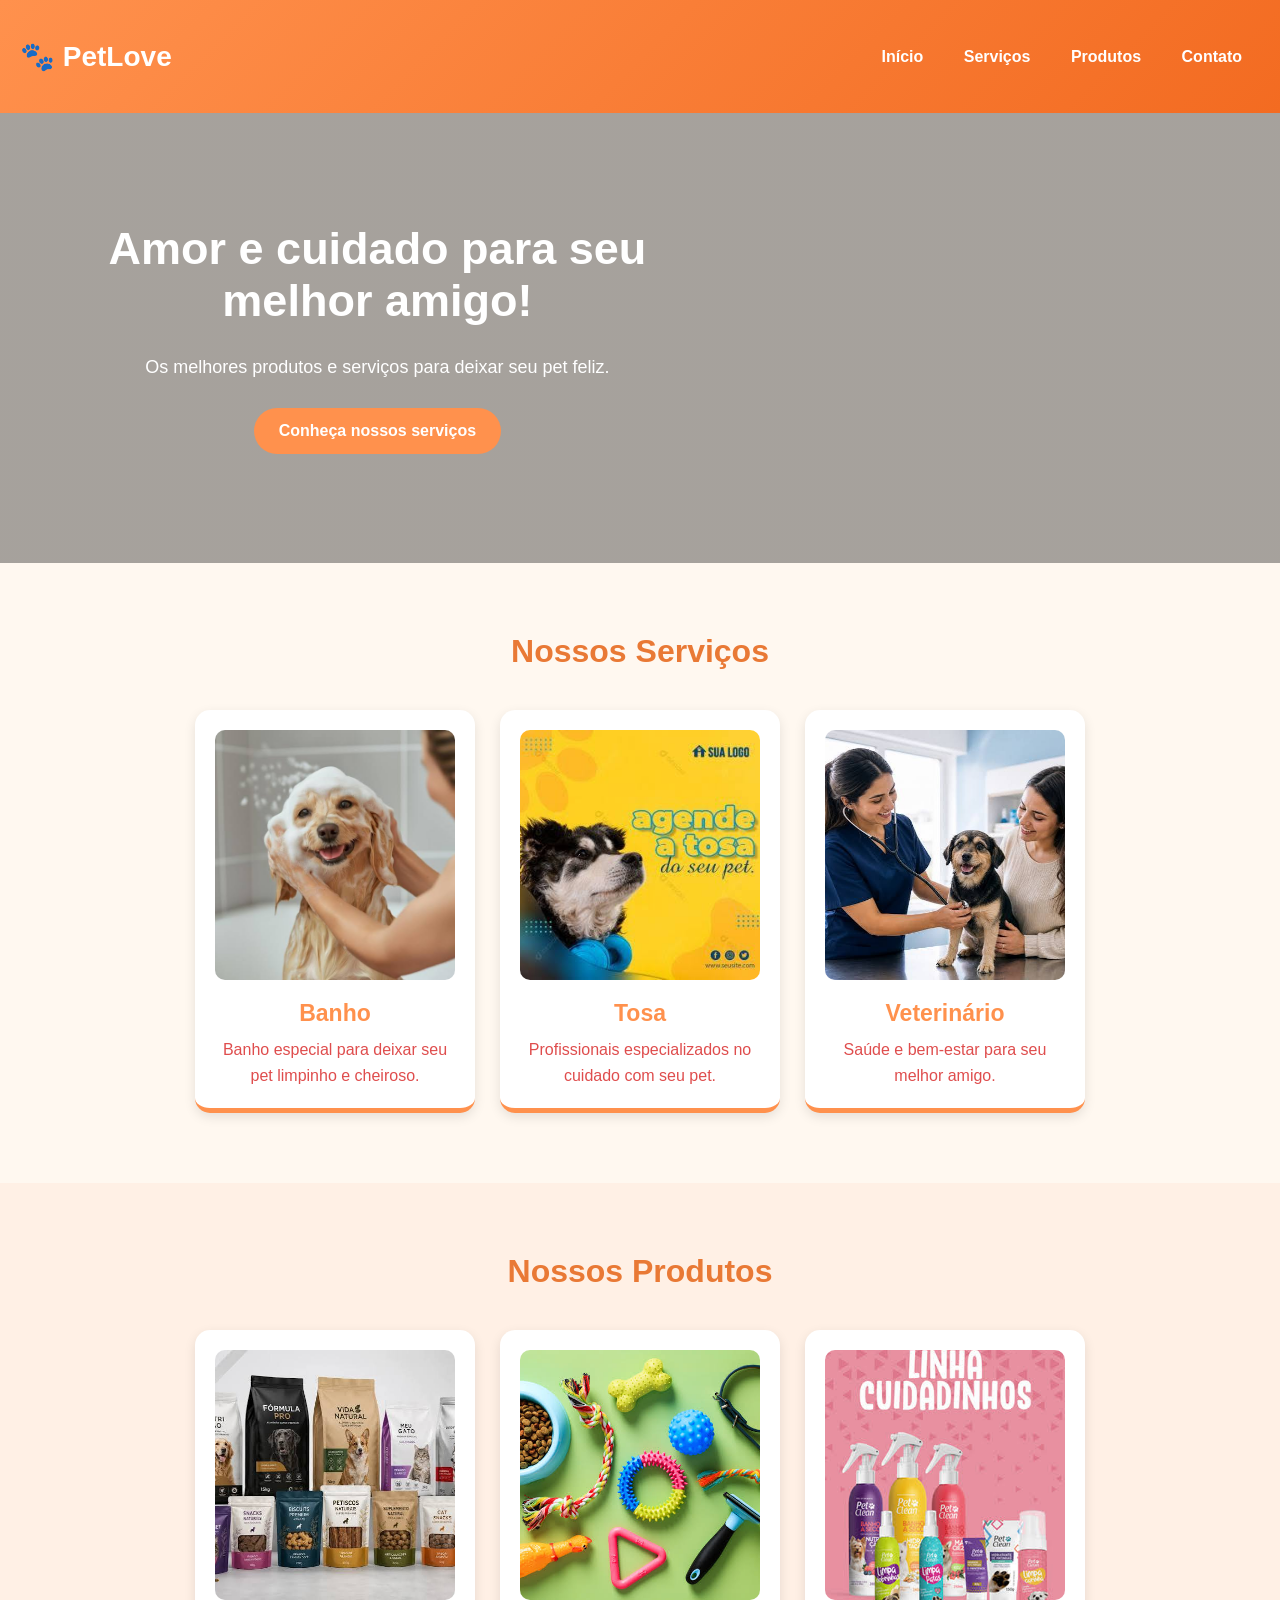
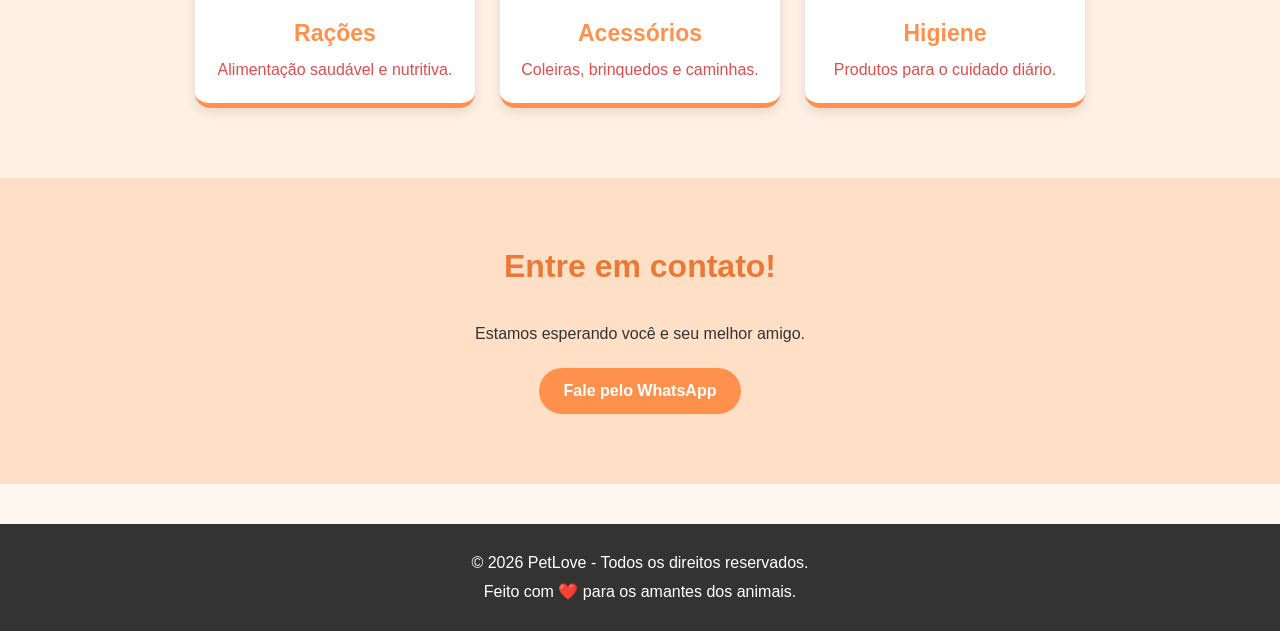
<file: index.html>
<!DOCTYPE html>
<html lang="pt-br">
<head>
    <meta charset="UTF-8">
    <meta name="viewport" content="width=device-width, initial-scale=1.0">
    <title>PetLove - Pet Shop</title>
    <link rel="stylesheet" href="styles.css">
    
    
</head>
<body>

    <header>
        <div class="logo">🐾 PetLove
        </div>

        <nav>
            <a href="#inicio">Início</a>
            <a href="#servicos">Serviços</a>
            <a href="#produtos">Produtos</a>
            <a href="#contato">Contato</a>
        </nav>
    </header>

    <section class="banner" id="inicio">
        <div class="banner-text">
            <h1>Amor e cuidado para seu melhor amigo!</h1>
            <p>Os melhores produtos e serviços para deixar seu pet feliz.</p>
            <a href="#servicos" class="btn">Conheça nossos serviços</a>
        </div>
    </section>

    
<section class="servicos" id="servicos">
    <h2>Nossos Serviços</h2>

    <div class="cards">

       <div class="card">
    <a href="banho.html">
        <img src="imagens/banho.jpg" alt="Banho para pets">
    </a>
    <h3>Banho</h3>
    <p>Banho especial para deixar seu pet limpinho e cheiroso.</p>
</div>

<div class="card">
    <a href="tosa.html">
        <img src="imagens/tosa.jpg" alt="Tosa para pets">
    </a>
    <h3>Tosa</h3>
    <p>Profissionais especializados no cuidado com seu pet.</p>
</div>

<div class="card">
    <a href="veterinario.html">
        <img src="imagens/veterinario.jpg" alt="Atendimento veterinário">
    </a>
    <h3>Veterinário</h3>
    <p>Saúde e bem-estar para seu melhor amigo.</p>
</div>

    </div>
</section>

   
<section class="produtos" id="produtos">
    <h2>Nossos Produtos</h2>

<div class="cards">

    <a href="racoes.html" class="card produto">
        <img src="imagens/racoes.jpg" alt="Rações para pets">
        <h3>Rações</h3>
        <p>Alimentação saudável e nutritiva.</p>
    </a>

    <a href="acessorios.html" class="card produto">
        <img src="imagens/acessorios.jpg" alt="Acessórios para pets">
        <h3>Acessórios</h3>
        <p>Coleiras, brinquedos e caminhas.</p>
    </a>

    <a href="higiene.html" class="card produto">
        <img src="imagens/higiene.jpg" alt="Produtos de higiene">
        <h3>Higiene</h3>
        <p>Produtos para o cuidado diário.</p>
    </a>

</div>
    </div>
</section>


    <section class="contato" id="contato">
        <h2>Entre em contato!</h2>
        <p>Estamos esperando você e seu melhor amigo.</p>
        <a href="https://wa.me/5581997093699" class="btn">
            Fale pelo WhatsApp
        </a>
    </section>

    <footer>
        <p>© 2026 PetLove - Todos os direitos reservados.</p>
        <p>Feito com ❤️ para os amantes dos animais.</p>
    </footer>

</body>
</html>
</file>
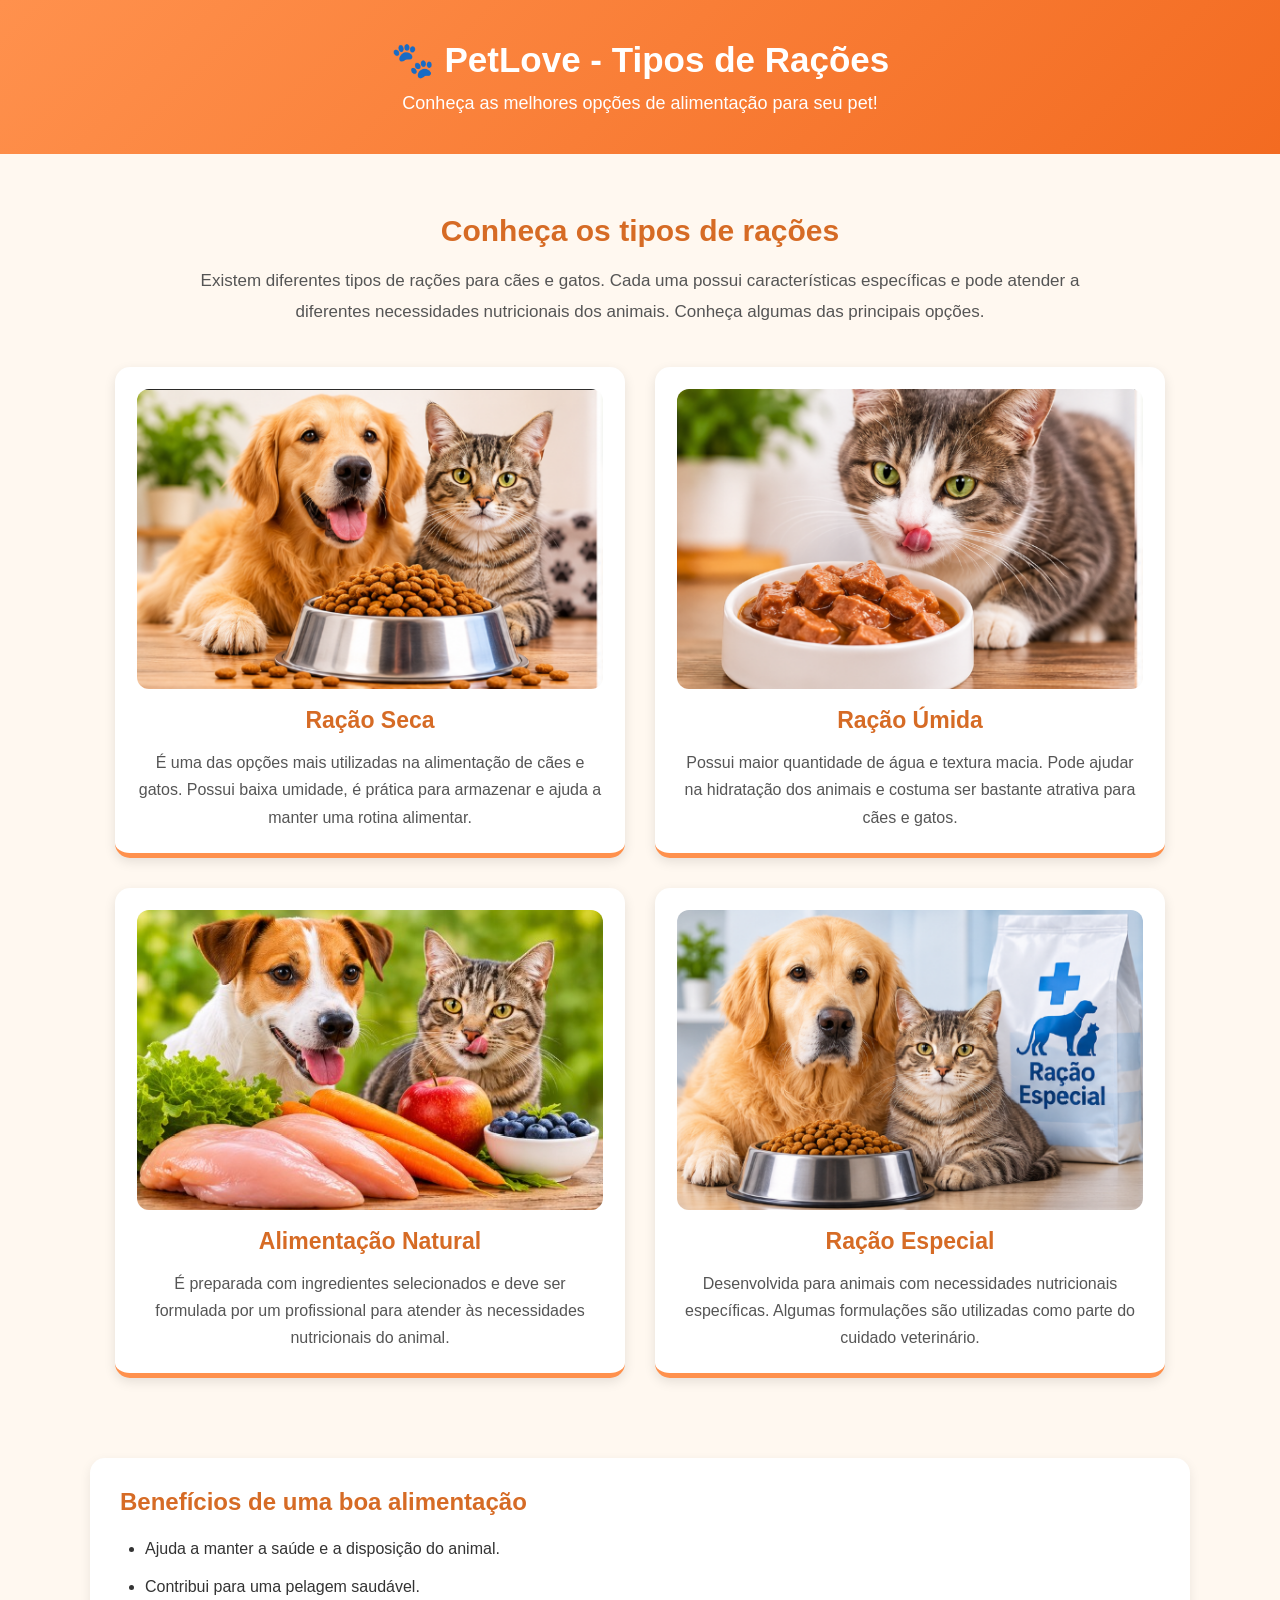
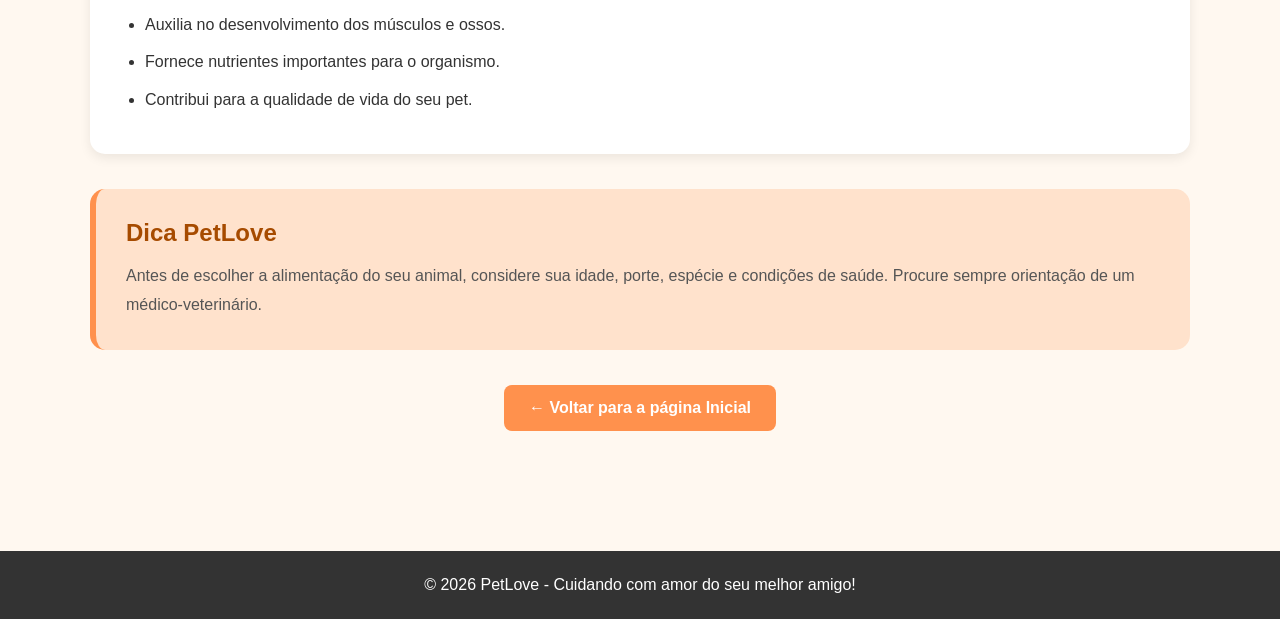
<file: racoes.html>
<!DOCTYPE html>
<html lang="pt-BR">

<head>
    <meta charset="UTF-8">
    <meta name="viewport" content="width=device-width, initial-scale=1.0">

    <title>PetLove - Tipos de Rações</title>

    <link rel="stylesheet" href="petlove.css">
</head>

<body>

    <header>
        <h1>🐾 PetLove - Tipos de Rações</h1>
        <p>Conheça as melhores opções de alimentação para seu pet!</p>
    </header>

    

    <main class="conteudo">

        <section class="introducao">
            <h2>Conheça os tipos de rações</h2>

            <p>
                Existem diferentes tipos de rações para cães e gatos.
                Cada uma possui características específicas e pode
                atender a diferentes necessidades nutricionais dos animais.
                Conheça algumas das principais opções.
            </p>
        </section>

        <section class="tipos">

            <div class="card">
                <img src="imagens/racao-seca.jpg" alt="Ração seca para pets">

                <h3>Ração Seca</h3>

                <p>
                    É uma das opções mais utilizadas na alimentação
                    de cães e gatos. Possui baixa umidade, é prática
                    para armazenar e ajuda a manter uma rotina alimentar.
                </p>
            </div>

            <div class="card">
                <img src="imagens\racao-umida.jpg" alt="Ração úmida para pets">

                <h3>Ração Úmida</h3>

                <p>
                    Possui maior quantidade de água e textura macia.
                    Pode ajudar na hidratação dos animais e costuma
                    ser bastante atrativa para cães e gatos.
                </p>
            </div>

            <div class="card">
                <img src="imagens\racao-natural.jpg" alt="Alimentação natural para pets">

                <h3>Alimentação Natural</h3>

                <p>
                    É preparada com ingredientes selecionados e
                    deve ser formulada por um profissional para
                    atender às necessidades nutricionais do animal.
                </p>
            </div>

            <div class="card">
                <img src="imagens\racao-especial.jpg" alt="Ração especial para pets">

                <h3>Ração Especial</h3>

                <p>
                    Desenvolvida para animais com necessidades
                    nutricionais específicas. Algumas formulações
                    são utilizadas como parte do cuidado veterinário.
                </p>
            </div>

        </section>

        <section class="beneficios">

            <h2>Benefícios de uma boa alimentação</h2>

            <ul>
                <li>Ajuda a manter a saúde e a disposição do animal.</li>
                <li>Contribui para uma pelagem saudável.</li>
                <li>Auxilia no desenvolvimento dos músculos e ossos.</li>
                <li>Fornece nutrientes importantes para o organismo.</li>
                <li>Contribui para a qualidade de vida do seu pet.</li>
            </ul>

        </section>

        <section class="dica">

            <h2>Dica PetLove</h2>

            <p>
                Antes de escolher a alimentação do seu animal,
                considere sua idade, porte, espécie e condições
                de saúde. Procure sempre orientação de um
                médico-veterinário.
            </p>

        </section>

        <div class="voltar">
            <a href="index.html">← Voltar para a página Inicial</a>
        </div>

    </main>

    <footer>
        <p>© 2026 PetLove - Cuidando com amor do seu melhor amigo!</p>
    </footer>

</body>
</html>
</file>
<file: styles.css>
* {
    margin: 0;
    padding: 0;
    box-sizing: border-box;
    font-family: Arial, sans-serif;
    scroll-behavior: smooth;
}

body {
    background-color: #fffaf5;
    color: #333;
}

header {
    background-color: #ff914d;
    padding: 20px 8%;
    display: flex;
    justify-content: space-between;
    align-items: center;
    flex-wrap: wrap;
}

.logo {
    font-size: 28px;
    font-weight: bold;
    color: white;
}

nav a {
    color: white;
    text-decoration: none;
    margin-left: 20px;
    font-weight: bold;
}

nav a:hover {
    color: #ffe0c7;
}

.banner {
    min-height: 450px;
    background: linear-gradient(
        rgba(0,0,0,0.35),
        rgba(0,0,0,0.35)
    ),
    url("https://i.postimg.cc/GmkwpyPR/banner.png")
    center/cover;

    display: flex;
    align-items: center;
    padding: 50px 8%;
    color: white;
   
}

.banner-text {
    max-width: 550px;
}

.banner h1 {
    font-size: 45px;
    margin-bottom: 30px;
}

.banner p {
    font-size: 18px;
    margin-bottom: 30px;
}

.btn {
    display: inline-block;
    background-color: #ff914d;
    color: white;
    padding: 14px 25px;
    border-radius: 30px;
    text-decoration: none;
    font-weight: bold;
    transition: 0.3s;
}

.btn:hover {
    background-color: #e56e28;
    transform: scale(1.05);
}

section {
    padding: 70px 8%;
    text-align: center;
}

h2 {
    font-size: 32px;
    color: #e97935;
    margin-bottom: 40px;
}

.cards {
    display: flex;
    justify-content: center;
    gap: 25px;
    flex-wrap: wrap;
}

.card {
    background-color: white;
    padding: 35px 25px;
    width: 280px;
    border-radius: 15px;
    box-shadow: 0 4px 15px rgba(0,0,0,0.08);
    transition: 0.8s;
}

.card:hover {
    transform: translateY(-8px);
}

.card span {
    font-size: 45px;
}

.card h3 {
    color: #ff914d;
    margin: 15px 0;
}

.card p {
    line-height: 1.6;
    color: #666;
    
}

.produtos {
    background-color: #fff0e5;

  
}

.contato {
    background-color: #ffe0c7;
}

.contato p {
    margin-bottom: 25px;
}

footer {
    background-color: #333;
    color: white;
    text-align: center;
    padding: 25px;
    line-height: 1.8;
}

@media (max-width: 768px) {
    header {
        flex-direction: column;
        gap: 20px;
    }

    nav {
        display: flex;
        flex-wrap: wrap;
        justify-content: center;
        gap: 15px;
    }

    nav a {
        margin: 0;
    }

    .banner h1 {
        font-size: 32px;
    }

    .banner {
        min-height: 400px;
    }

    .card {
        width: 100%;
        max-width: 350px;
    }
}

/* Seção de produtos */
.produtos {
    background-color: #fff0e5;
    padding: 70px 8%;
}

/* Cards de produtos */
.produtos .card {
    width: 280px;
    min-height: 320px;
    padding: 20px;
    display: flex;
    flex-direction: column;
    align-items: center;
    justify-content: flex-start;
    overflow: hidden;
    text-decoration: none;
    color: inherit;
    cursor: pointer;
    display: block;

}

/* Imagens */
.produtos .card img {
    width: 100%;
    height: 160px;
    object-fit: cover;
    object-position: center;
    border-radius: 10px;
    display: block;
    margin-bottom: 10px;
}

/* Títulos */
.produtos .card h3 {
    color: #ff914d;
    margin: 10px 0;
}

/* Descrições */
.produtos .card p {
    text-align: center;
    line-height: 1.6;
    color: #666;
}


/* Imagens dos serviços e produtos */
.servicos .card img,
.produtos .card img {
    width: 100%;
    height: 250px;
    object-fit: cover;
    object-position: center;
    border-radius: 10px;
    display: block;
    margin-bottom: 10px;
}

/* Padronização dos cards */
.servicos .card,
.produtos .card {
    width: 280px;
    min-height: 320px;
    padding: 20px;
    display: flex;
    flex-direction: column;
    align-items: center;
    justify-content: flex-start;
    overflow: hidden;
}

/* Títulos */
.servicos .card h3,
.produtos .card h3 {
    color: #ff914d;
    margin: 10px 0;
}

/* Textos */
.servicos .card p,
.produtos .card p {
    text-align: center;
    line-height: 1.6;
    color: #df4d4d;
}


/* CONFIGURAÇÃO GERAL */
* {
    margin: 0;
    padding: 0;
    box-sizing: border-box;
}

body {
    font-family: Arial, Helvetica, sans-serif;
    background-color: #fff8f0;
    color: #333;
}

/* CABEÇALHO */
header {
    background: linear-gradient(135deg, #ff914d, #f36b21);
    color: white;
    text-align: center;
    padding: 40px 20px;
}

header h1 {
    font-size: 35px;
    margin-bottom: 12px;
}

header p {
    font-size: 18px;
}


nav a {
    color: white;
    text-decoration: none;
    margin: 0 18px;
    font-weight: bold;
    transition: 0.3s;
}

nav a:hover {
    color: #ff914d;
}

/* CONTEÚDO */
.conteudo {
    max-width: 1150px;
    margin: 40px auto;
    padding: 20px;
}

/* INTRODUÇÃO */
.introducao {
    text-align: center;
    margin-bottom: 40px;
}

.introducao h2 {
    color: #d66b25;
    font-size: 30px;
    margin-bottom: 18px;
}

.introducao p {
    color: #555;
    font-size: 17px;
    line-height: 1.8;
    max-width: 900px;
    margin: auto;
}

/* CARDS */
.tipos {
    display: grid;
    grid-template-columns: repeat(2, 1fr);
    gap: 30px;
}

.card {
    background-color: white;
    padding: 22px;
    border-radius: 15px;
    text-align: center;
    box-shadow: 0 4px 12px rgba(0,0,0,0.10);
    border-bottom: 5px solid #ff914d;
    transition: 0.3s;
}

.card:hover {
    transform: translateY(-7px);
    box-shadow: 0 8px 20px rgba(0,0,0,0.15);
}

.card img {
    width: 100%;
    height: 220px;
    object-fit: cover;
    border-radius: 12px;
    margin-bottom: 18px;
}

.card h3 {
    color: #d66b25;
    font-size: 23px;
    margin-bottom: 15px;
}

.card p {
    color: #555;
    font-size: 16px;
    line-height: 1.7;
}

/* BENEFÍCIOS */
.beneficios {
    background-color: white;
    padding: 30px;
    margin-top: 40px;
    border-radius: 15px;
    box-shadow: 0 4px 12px rgba(0,0,0,0.08);
}

.beneficios h2 {
    color: #d66b25;
    margin-bottom: 20px;
}

.beneficios ul {
    padding-left: 25px;
}

.beneficios li {
    margin-bottom: 12px;
    line-height: 1.6;
}

/* DICA */
.dica {
    background-color: #ffe2cc;
    padding: 30px;
    margin-top: 35px;
    border-radius: 15px;
    border-left: 6px solid #ff914d;
}

.dica h2 {
    color: #a64b00;
    margin-bottom: 15px;
}

.dica p {
    line-height: 1.8;
    color: #520f0f;
}

/* BOTÃO VOLTAR */
.voltar {
    text-align: center;
    margin-top: 35px;
}

.voltar a {
    display: inline-block;
    background-color: #ff914d;
    color: white;
    padding: 14px 25px;
    border-radius: 8px;
    text-decoration: none;
    font-weight: bold;
    transition: 0.3s;
}

.voltar a:hover {
    background-color: #d66b25;
}

/* RODAPÉ */
footer {
    background-color: #333;
    color: white;
    text-align: center;
    padding: 25px;
    margin-top: 40px;
}
</file>
<file: petlove.css>
/* =====================================
   CONFIGURAÇÃO GERAL
===================================== */

* {
    margin: 0;
    padding: 0;
    box-sizing: border-box;
}

body {
    font-family: Arial, Helvetica, sans-serif;
    background-color: #fff8f0;
    color: #333;
}

/* =====================================
   CABEÇALHO
===================================== */

header {
    background: linear-gradient(135deg, #ff914d, #f36b21);
    color: white;
    text-align: center;
    padding: 40px 20px;
}

header h1 {
    font-size: 35px;
    margin-bottom: 12px;
}

header p {
    font-size: 18px;
}

/* =====================================
   MENU
===================================== */

nav {
    background-color: #333;
    padding: 18px;
    text-align: center;
}

nav a {
    color: white;
    text-decoration: none;
    margin: 0 18px;
    font-weight: bold;
    transition: 0.3s;
}

nav a:hover {
    color: #ff914d;
}

/* =====================================
   CONTEÚDO
===================================== */

.conteudo {
    max-width: 1150px;
    margin: 40px auto;
    padding: 20px;
}

/* =====================================
   INTRODUÇÃO
===================================== */

.introducao {
    text-align: center;
    margin-bottom: 40px;
}

.introducao h2 {
    color: #d66b25;
    font-size: 30px;
    margin-bottom: 18px;
}

.introducao p {
    color: #555;
    font-size: 17px;
    line-height: 1.8;
    max-width: 900px;
    margin: auto;
}

/* =====================================
   CARDS
   Compatível com .tipos, .container
   e .cards
===================================== */

.tipos,
.container,
.cards {
    display: grid;
    grid-template-columns: repeat(2, minmax(0, 1fr));
    gap: 30px;
    max-width: 1050px;
    margin: 0 auto;
    padding-bottom: 40px;
}

/* =====================================
   CARTÕES
===================================== */

.card {
    background-color: white;
    padding: 22px;
    border-radius: 15px;
    text-align: center;
    box-shadow: 0 4px 12px rgba(0,0,0,0.10);
    border-bottom: 5px solid #ff914d;
    transition: 0.3s;
}

.card:hover {
    transform: translateY(-7px);
    box-shadow: 0 8px 20px rgba(0,0,0,0.15);
}

.card img {
    width: 100%;
    height: 300px;
    object-fit: cover;
    border-radius: 12px;
    margin-bottom: 18px;
    display: block;
}

.card h3 {
    color: #d66b25;
    font-size: 23px;
    margin-bottom: 15px;
}

.card p {
    color: #555;
    font-size: 16px;
    line-height: 1.7;
}

/* =====================================
   BENEFÍCIOS
===================================== */

.beneficios {
    background-color: white;
    padding: 30px;
    margin: 40px auto 0;
    max-width: 1100px;
    border-radius: 15px;
    box-shadow: 0 4px 12px rgba(0,0,0,0.08);
}

.beneficios h2 {
    color: #d66b25;
    margin-bottom: 20px;
}

.beneficios ul {
    padding-left: 25px;
}

.beneficios li {
    margin-bottom: 12px;
    line-height: 1.6;
}

/* =====================================
   DICA PETLOVE
===================================== */

.dica {
    background-color: #ffe2cc;
    padding: 30px;
    margin: 35px auto 0;
    max-width: 1100px;
    border-radius: 15px;
    border-left: 6px solid #ff914d;
}

.dica h2 {
    color: #a64b00;
    margin-bottom: 15px;
}

.dica p {
    line-height: 1.8;
    color: #555;
}

/* =====================================
   BOTÃO VOLTAR
===================================== */

.voltar {
    text-align: center;
    margin-top: 35px;
    padding-bottom: 60px;
}

.voltar a {
    display: inline-block;
    background-color: #ff914d;
    color: white;
    padding: 14px 25px;
    border-radius: 8px;
    text-decoration: none;
    font-weight: bold;
    transition: 0.3s;
}

.voltar a:hover {
    background-color: #d66b25;
}

/* =====================================
   RODAPÉ
===================================== */

footer {
    background-color: #333;
    color: white;
    text-align: center;
    padding: 25px;
    margin-top: 40px;
}

/* =====================================
   RESPONSIVIDADE
===================================== */

@media (max-width: 650px) {

    header h1 {
        font-size: 25px;
    }

    header p {
        font-size: 16px;
    }

    nav a {
        display: inline-block;
        margin: 8px;
    }

    .tipos,
    .container,
    .cards {
        grid-template-columns: 1fr;
    }

    .card img {
        height: 250px;
    }

    .introducao h2 {
        font-size: 24px;
    }

    .conteudo {
        padding: 15px;
    }

    .beneficios,
    .dica {
        margin-left: 15px;
        margin-right: 15px;
    }
}
</file>
